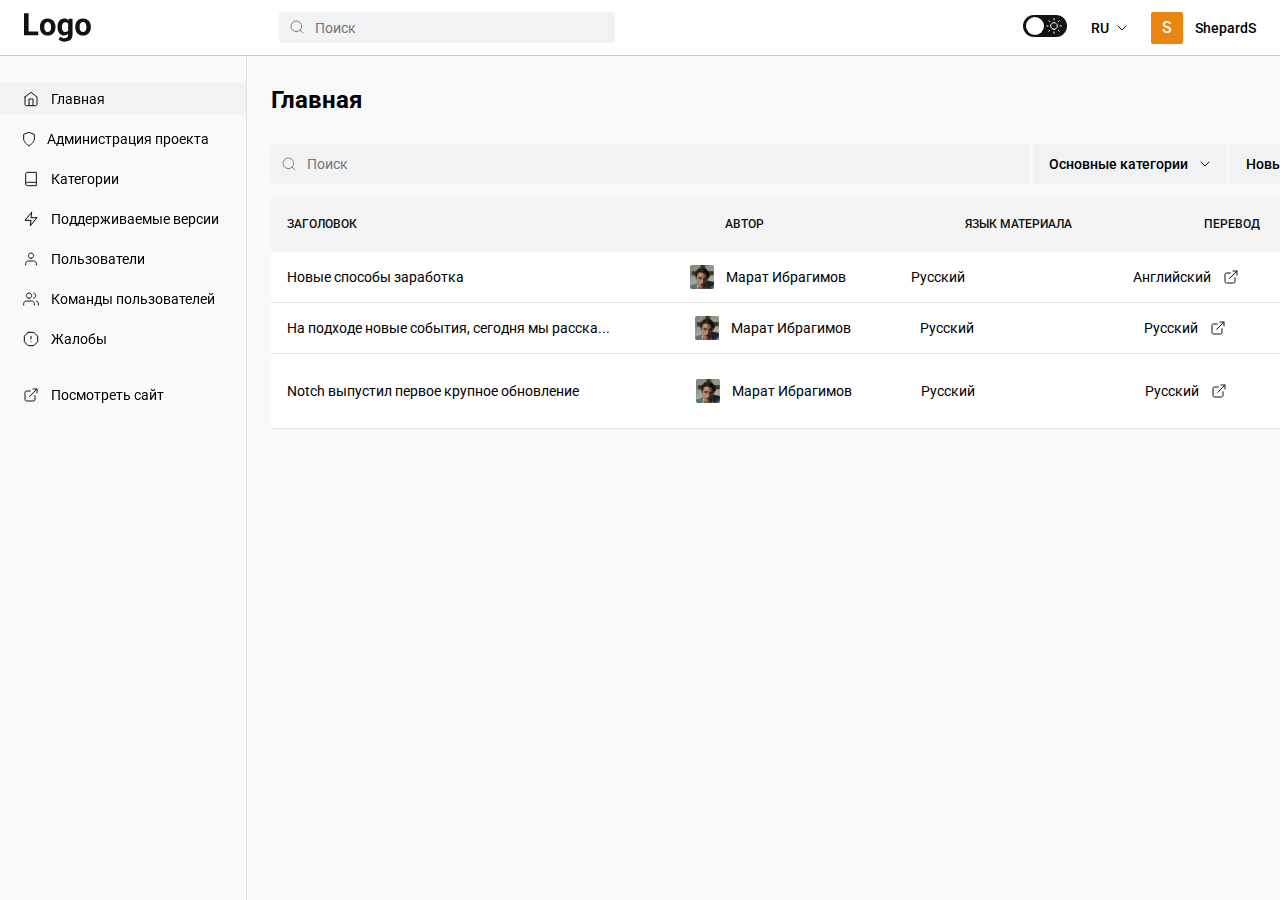
<file: admin.html>
<!DOCTYPE html>
<html lang="en">
<head>
	<meta charset="UTF-8">
	<link rel="stylesheet" href="/css/admin.css">
    <link rel="preconnect" href="https://fonts.googleapis.com">
    <link rel="preconnect" href="https://fonts.gstatic.com" crossorigin>
    <link href="https://fonts.googleapis.com/css2?family=Roboto:ital,wght@0,100;0,300;0,400;0,500;0,700;0,900;1,100;1,300;1,400;1,500;1,700;1,900&display=swap" rel="stylesheet">
	<meta name="viewport" content="width=device-width, initial-scale=1.0">
	<title>Document</title>
</head>
<header>
	<div class="header-left">
		<img src="/img/admin/logo.svg">
		<div class="search">
			<img src="/img/admin/search-icon.svg">
			<input type="text" placeholder="Поиск">
		</div>
	</div>
	<div class="header-right">
		<img src="/img/admin/theme-change-icon.svg">
		<div class="language-change">
			<p>RU</p>
			<img src="/img/admin/header-language.svg">
		</div>
		<div class="user-info">
			<div class="avatar">
				<p>S</p>
			</div>
			<p>ShepardS</p>
		</div>
	</div>
</header>
<body>
	<div class="wrapper">
		<div class="left-sidebar">
			<div class="left-sidebar-top">
				<div class="sidebar-list-item isActiveAdmin">
					<img src="/img/admin/home-icon.svg">
					<p>Главная</p>
				</div>
				<div class="sidebar-list-item">
					<img src="/img/admin/administration-icon.svg">
					<p>Администрация проекта</p>
				</div>
				<div class="sidebar-list-item">
					<img src="/img/admin/categories-icon.svg">
					<p>Категории</p>
				</div>
				<div class="sidebar-list-item">
					<img src="/img/admin/versions-icon.svg">
					<p>Поддерживаемые версии</p>
				</div>
				<div class="sidebar-list-item">
					<img src="/img/admin/users-icon.svg">
					<p>Пользователи</p>
				</div>
				<div class="sidebar-list-item">
					<img src="/img/admin/teams-icon.svg">
					<p>Команды пользователей</p>
				</div>
				<div class="sidebar-list-item">
					<img src="/img/admin/reports-icon.svg">
					<p>Жалобы</p>
				</div>
			</div>
			<div class="left-sidebar-bot">
				<div class="sidebar-list-item">
					<img src="/img/admin/show-site-icon.svg">
					<p>Посмотреть сайт</p>
				</div>
			</div>
		</div>
		<div class="main-content">
			<div class="main-content-label">
				<p>Главная</p>
				<div class="new-post">
					<p>Новый пост</p>
				</div>
			</div>
			<div class="main-content-nav">
				<div class="main-content-search">
					<img src="/img/admin/search-icon.svg">
					<input type="text" placeholder="Поиск">
				</div>
				<div class="select">
					<p>Основные категории</p>
					<img src="/img/admin/header-language.svg">
				</div>
				<div class="select">
					<p>Новые</p>
					<img src="/img/admin/header-language.svg">
				</div>
				<div class="select">
					<p>Опубликованные</p>
					<img src="/img/admin/header-language.svg">
				</div>
			</div>
			<div class="materials-table">
				<div class="table-label">
					<p class="label">заголовок</p>
					<p class="auth">автор</p>
					<p class="language">язык материала</p>
					<p class="translation">перевод</p>
					<p class="status">статус</p>
				</div>
				<div class="table-body">
					<div class="table-body-item">
						<p class="label">Новые способы заработка</p>
						<div class="author auth">
							<img src="/img/admin/user-icon.svg">
							<p>Марат Ибрагимов</p>
						</div>
						<p class="language">Русский</p>
						<div class="body-item-language translation">
							<p>Английский</p>
							<img src="/img/admin/ext-link-icon.svg">
						</div>
						<div class="body-item-status status approved">
							<p>Опубликован</p>
							<img src="/img/admin/ext-link-approved-icon.svg">
						</div>
					</div>
					<div class="table-body-item">
						<p class="label">На подходе новые события, сегодня мы расска...</p>
						<div class="author auth">
							<img src="/img/admin/user-icon.svg">
							<p>Марат Ибрагимов</p>
						</div>
						<p class="language">Русский</p>
						<div class="body-item-language translation">
							<p>Русский</p>
							<img src="/img/admin/ext-link-icon.svg">
						</div>
						<div class="body-item-status status depublished">
							<p>Распубликован</p>
						</div>
					</div>
					<div class="table-body-item">
						<p class="label">Notch выпустил первое крупное обновление</p>
						<div class="author auth">
							<img src="/img/admin/user-icon.svg">
							<p>Марат Ибрагимов</p>
						</div>
						<p class="language">Русский</p>
						<div class="body-item-language translation">
							<p>Русский</p>
							<img src="/img/admin/ext-link-icon.svg">
						</div>
						<div class="body-item-status status approving">
							<p>На модерации</p>
							<img src="/img/admin/ext-link-approving-icon.svg">
						</div>
					</div>
				</div>
			</div>
		</div>
	</div>
</body>
</html>
</file>
<file: css/admin.css>
body {
    background: #F9F9F9;
    padding: 0;
    margin: 0;
    font-family: Roboto;
    font-weight: 400;
    font-size: 14px;
    line-height: 24px;
}

* {
    box-sizing: border-box;
    scrollbar-width: thin;
}

p {
    margin: 0;
}

a {
    text-decoration: none;
    color: #4388FB;
}

header {
    height: 56px;
    display: flex;
    justify-content: space-between;
    padding: 12px 24px;
    background: #fff;
    border-bottom: 1px solid #C8C8C8;
    position: fixed;
    width: 100%;
}

.header-left {
    display: flex;
    gap: 187px;
}

.search {
    display: flex;
}

.search>img {
    position: absolute;
    margin-top: 7px;
    margin-left: 10px;
}

.search>input {
    background: #F1F2F3;
    border-radius: 2px;
    border: 0;
    padding: 8px 36px;
    outline: none;
    font-size: 14px;
    font-family: Roboto;
    width: 336px;
}

.header-right {
    display: flex;
    gap: 24px;
    align-items: center;
}

.language-change {
    display: flex;
    align-items: center;
    gap: 8px;
    font-weight: 500;
}

.user-info {
    display: flex;
    gap: 12px;
    align-items: center;
    font-weight: 500;
}

.avatar {
    background: #E98510;
    border-radius: 2px;
    display: flex;
    align-items: center;
    justify-content: center;
    width: 32px;
    height: 32px;
    font-size: 16px;
    font-weight: 500;
    color: #fff;
}

.wrapper {
    padding-top: 56px;
    display: flex;
    height: 100vh;
}

.left-sidebar {
    width: 100%;
    max-width: 247px;
    border-right: 1px solid #E3E3E3;
    display: flex;
    flex-direction: column;
    gap: 24px;
    padding: 27px 24px;
    position: fixed;
    height: 100%;
}

.left-sidebar-top {
    display: flex;
    flex-direction: column;
    gap: 8px;
}

.sidebar-list-item {
    display: flex;
    align-items: center;
    gap: 12px;
    margin: 0 -24px;
    padding: 4px 23px;
    transition: .1s;
    cursor: pointer;
}

.isActiveAdmin {
    background: #F1F2F3;
}

.sidebar-list-item:hover {
    background: #F1F2F3;
    transition: .1s;
}

.main-content {
    margin-left: 247px;
    padding: 24px;
    width: 100%;
}

.main-content-label {
    display: flex;
    justify-content: space-between;
    align-items: center;
}

.main-content-label>p {
    font-size: 24px;
    font-weight: 700;
}

.new-post {
    background: #121212;
    border-radius: 2px;
    padding: 8px 16px;
    color: #fff;
    font-weight: 500;
}

.main-content-nav {
    margin-top: 24px;
    display: flex;
    gap: 4px;
}

.main-content-search {
    display: flex;
    width: 100%;
}

.main-content-search>img {
    position: absolute;
    margin-top: 12px;
    margin-left: 10px;
}

.main-content-search>input {
    background: #F1F2F3;
    border-radius: 2px;
    border: 0;
    padding: 8px 36px;
    font-size: 14px;
    font-family: Roboto;
    width: 100%;
    outline: none;
}

.select {
    display: flex;
    align-items: center;
    gap: 12px;
    font-weight: 500;
    background: #F1F2F3;
    border-radius: 2px;
    padding: 8px 16px;
    white-space: nowrap;
}

.materials-table {
    margin-top: 12px;
}

.table-label {
    display: flex;
    background: #F4F4F4;
    text-transform: uppercase;
    color: #121212;
    font-size: 12px;
    font-weight: 500;
    gap: 40px;
    padding: 16px;
}

.table-body {
    background: #fff;
}

.table-body-item {
    display: flex;
    align-items: center;
    padding: 12px 16px;
    border-bottom: 1px solid #E3E3E3;
    gap: 40px;
}

.author,
.body-item-language,
.body-item-status {
    display: flex;
    align-items: center;
    gap: 12px;
}

.label {
    width: 500px;
}

.auth,
.language,
.translation {
    width: 250px;
}

.approved,
.depublished {
    color: #1FCB1C;
    background: #DDFFDE;
    border-radius: 2px;
    padding: 1px 8px;
}

.approving {
    color: #E98510;
    background: #FFECCF;
    border-radius: 2px;
    padding: 1px 8px;
}
</file>
